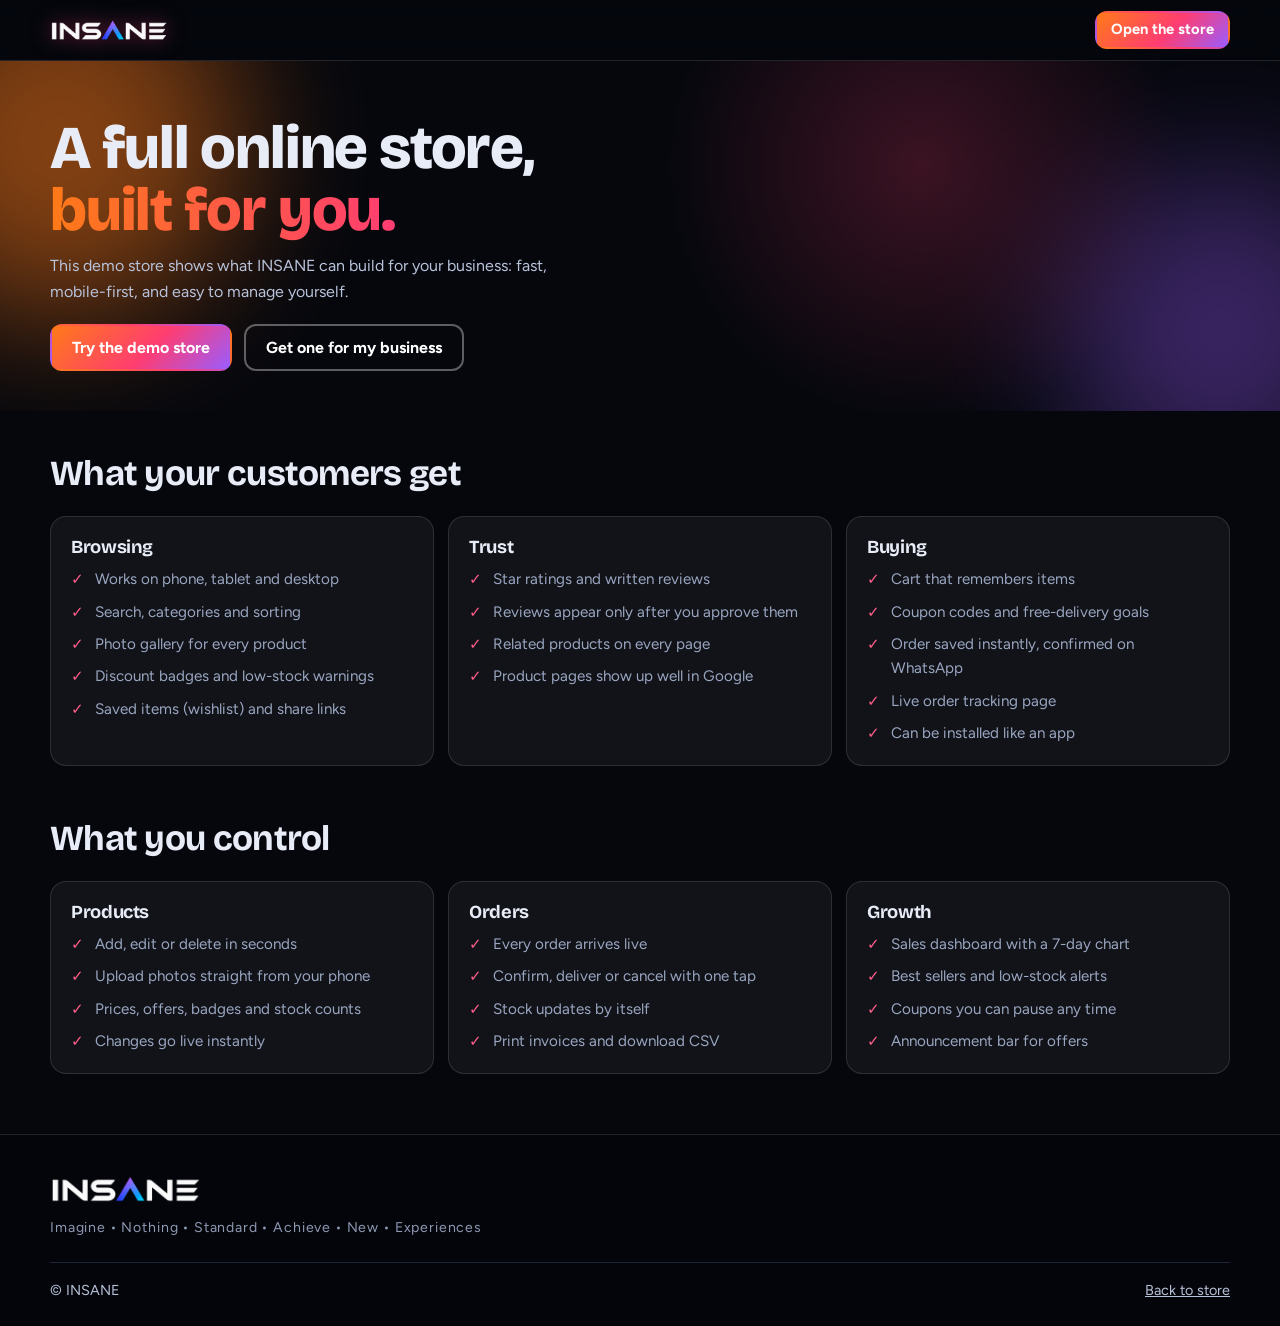
<file: features.html>
<!DOCTYPE html>
<html lang="en">
<head>
<meta charset="utf-8">
<meta name="viewport" content="width=device-width, initial-scale=1">
<title>Store features | INSANE</title>
<meta name="description" content="Everything a full online store can do, built by INSANE.">
<link rel="icon" type="image/png" href="icon.png">
<link rel="preconnect" href="https://fonts.googleapis.com">
<link rel="preconnect" href="https://fonts.gstatic.com" crossorigin>
<link href="https://fonts.googleapis.com/css2?family=Bricolage+Grotesque:opsz,wght@12..96,600;12..96,800&family=Figtree:wght@400;500;700&display=swap" rel="stylesheet">
<link rel="stylesheet" href="base.css">
<link rel="stylesheet" href="shop.css">
<style>
.fgrid{display:grid;gap:14px;grid-template-columns:1fr}
@media(min-width:760px){.fgrid{grid-template-columns:1fr 1fr}}
@media(min-width:1050px){.fgrid{grid-template-columns:repeat(3,1fr)}}
.fc{background:rgba(255,255,255,.05);border:1px solid var(--line);border-radius:16px;padding:20px;transition:transform .3s,border-color .3s}.fc:hover{transform:translateY(-6px);border-color:rgba(0,200,255,.5)}
.fc h3{font-size:1.15rem;margin-bottom:10px}
.fc ul{list-style:none;padding:0;display:grid;gap:8px}
.fc li{padding-left:24px;position:relative;font-size:.95rem;color:var(--mute)}
.fc li::before{content:"\2713";position:absolute;left:0;color:var(--blue);font-weight:800}
.fh{padding:44px 0 8px}.fh h2{font-size:clamp(1.5rem,5vw,2.2rem)}
.cta2{display:flex;gap:12px;flex-wrap:wrap;margin-top:20px}
.hero{padding:56px 0 40px}.hero h1{max-width:14ch;font-size:clamp(2.2rem,8vw,3.8rem)}.hero p{color:#B8C2D9;margin-top:12px;max-width:50ch}
</style>
</head>
<body>
<header><div class="wrap bar"><a class="logo" href="index.html" aria-label="INSANE Store"><img src="logo.png" alt="INSANE" width="640" height="119"></a><a class="btn sm" href="index.html">Open the store</a></div></header>
<main>
<section class="hero"><div class="orb o1"></div><div class="orb o2"></div><div class="wrap" style="position:relative;z-index:1">
  <h1>A full online store, <span class="grad">built for you.</span></h1>
  <p>This demo store shows what INSANE can build for your business: fast, mobile-first, and easy to manage yourself.</p>
  <div class="cta2"><a class="btn" href="index.html">Try the demo store</a><a class="btn ghost" href="https://wa.me/919034830336?text=Hi%2C%20I%20want%20a%20store%20like%20your%20demo" target="_blank" rel="noopener">Get one for my business</a></div>
</div></section>
<section class="wrap fh"><h2>What your customers get</h2></section>
<section class="wrap" style="padding:14px 0 10px"><div class="fgrid">
  <div class="fc"><h3>Browsing</h3><ul><li>Works on phone, tablet and desktop</li><li>Search, categories and sorting</li><li>Photo gallery for every product</li><li>Discount badges and low-stock warnings</li><li>Saved items (wishlist) and share links</li></ul></div>
  <div class="fc"><h3>Trust</h3><ul><li>Star ratings and written reviews</li><li>Reviews appear only after you approve them</li><li>Related products on every page</li><li>Product pages show up well in Google</li></ul></div>
  <div class="fc"><h3>Buying</h3><ul><li>Cart that remembers items</li><li>Coupon codes and free-delivery goals</li><li>Order saved instantly, confirmed on WhatsApp</li><li>Live order tracking page</li><li>Can be installed like an app</li></ul></div>
</div></section>
<section class="wrap fh"><h2>What you control</h2></section>
<section class="wrap" style="padding:14px 0 60px"><div class="fgrid">
  <div class="fc"><h3>Products</h3><ul><li>Add, edit or delete in seconds</li><li>Upload photos straight from your phone</li><li>Prices, offers, badges and stock counts</li><li>Changes go live instantly</li></ul></div>
  <div class="fc"><h3>Orders</h3><ul><li>Every order arrives live</li><li>Confirm, deliver or cancel with one tap</li><li>Stock updates by itself</li><li>Print invoices and download CSV</li></ul></div>
  <div class="fc"><h3>Growth</h3><ul><li>Sales dashboard with a 7-day chart</li><li>Best sellers and low-stock alerts</li><li>Coupons you can pause any time</li><li>Announcement bar for offers</li></ul></div>
</div></section>
</main>
<footer><div class="wrap"><img class="flogo" src="logo.png" alt="INSANE" width="640" height="119"><p class="acro">Imagine &bull; Nothing &bull; Standard &bull; Achieve &bull; New &bull; Experiences</p><div class="foot"><span>&copy; INSANE</span><a href="index.html">Back to store</a></div></div></footer>
</body>
</html>
</file>
<file: base.css>
*{box-sizing:border-box;margin:0}
:root{--ink:#05070D;--paper:#F4F6FB;--line:#DDE3EF;--mute:#566178;--blue:#3355FF;--violet:#9B5CFF;--cyan:#00C8FF;--sun:#FFB703;--grad:linear-gradient(135deg,#9B5CFF,#3355FF 55%,#00C8FF)}
html{-webkit-text-size-adjust:100%}
body{font:400 1rem/1.6 Figtree,system-ui,sans-serif;color:var(--ink);background:var(--paper);overflow-x:hidden;overflow-x:clip}
body.lock{overflow:hidden}
h1,h2,h3{font-family:"Bricolage Grotesque",Figtree,system-ui,sans-serif;line-height:1.1;letter-spacing:-.02em}
a{color:inherit}img{max-width:100%}
:focus-visible{outline:3px solid var(--cyan);outline-offset:3px}
[hidden]{display:none!important}
.btn{display:inline-flex;align-items:center;justify-content:center;background:var(--grad);color:#fff;padding:12px 20px;border-radius:12px;text-decoration:none;border:2px solid transparent;cursor:pointer;font:inherit;font-weight:700;text-align:center;line-height:1.2}
.btn:hover{filter:brightness(1.12)}
.btn:disabled{opacity:.5;cursor:not-allowed;filter:none}
.btn.ghost{background:transparent;color:var(--ink);border-color:var(--ink)}
.btn.ghost:hover{background:var(--ink);color:#fff;filter:none}
.btn.sm{padding:8px 14px;font-size:.92rem}
label.f{display:grid;gap:6px;font-weight:700;font-size:.95rem}
.f input,.f select,.f textarea{font:inherit;font-weight:400;padding:11px 12px;border:2px solid var(--line);border-radius:10px;background:var(--paper);width:100%;color:var(--ink)}
.f input:focus,.f select:focus,.f textarea:focus{outline:none;border-color:var(--blue)}
</file>
<file: shop.css>
/* Colour themes: the active one is chosen in the admin panel (Settings) */
:root,html[data-theme=sunset]{--g1:#FF7A18;--g2:#FF3D71;--g3:#9B5CFF;--cyan:#FFC233;--blue:#FF5C8A;--glow:255 61 113;--glow2:255 194 51;--glow3:255 122 24;--btx:#fff}
html[data-theme=neon]{--g1:#9B5CFF;--g2:#3355FF;--g3:#00C8FF;--cyan:#00C8FF;--blue:#3355FF;--glow:51 85 255;--glow2:0 200 255;--glow3:155 92 255;--btx:#fff}
html[data-theme=emerald]{--g1:#00D68F;--g2:#00B4D8;--g3:#3355FF;--cyan:#3DFFB0;--blue:#00B4D8;--glow:0 180 216;--glow2:61 255 176;--glow3:0 214 143;--btx:#04140E}
html[data-theme=gold]{--g1:#F5C542;--g2:#F08A24;--g3:#E0562C;--cyan:#FFD97A;--blue:#F08A24;--glow:240 138 36;--glow2:255 217 122;--glow3:245 197 66;--btx:#1B1200}
html[data-theme=ocean]{--g1:#00C6FF;--g2:#0072FF;--g3:#7B2FF7;--cyan:#5CE1FF;--blue:#0072FF;--glow:0 114 255;--glow2:92 225 255;--glow3:123 47 247;--btx:#fff}
:root{--grad:linear-gradient(135deg,var(--g1),var(--g2) 55%,var(--g3))}
:root{--mute:#9AA6C0;--line:rgba(255,255,255,.12);--paper:#0B1020;--tx:#E8ECF7}
body{background:#05070D;color:var(--tx)}
.wrap{width:min(1180px,100% - 32px);margin-inline:auto}
.btn{position:relative;overflow:hidden;color:var(--btx)}
.btn::before{content:"";position:absolute;top:0;left:-120%;width:55%;height:100%;background:linear-gradient(100deg,transparent,rgba(255,255,255,.38),transparent);transform:skewX(-20deg);transition:left .6s}
.btn:hover::before{left:140%}
.btn.ghost{color:#fff;border-color:rgba(255,255,255,.35)}
button,a,input,select,textarea,summary{touch-action:manipulation}
.btn.ghost:hover{background:#fff;color:#05070D}
.f input,.f select,.f textarea{background:rgba(255,255,255,.06);color:#fff;border-color:var(--line)}
.f input::placeholder,.f textarea::placeholder{color:#7C88A5}
.grad{background:linear-gradient(90deg,var(--g1),var(--g2),var(--g3),var(--g1));background-size:300% 100%;-webkit-background-clip:text;background-clip:text;color:transparent;animation:shine 7s linear infinite}

/* Intro, progress, announcement */
.splash{position:fixed;inset:0;background:#05070D;z-index:200;display:grid;place-items:center;animation:out .5s ease 1.15s forwards}
.splash img{width:min(300px,70vw);animation:logoin 1.1s cubic-bezier(.2,.8,.2,1) both;filter:drop-shadow(0 0 24px rgb(var(--glow) / .7))}
.sp{position:fixed;top:0;left:0;right:0;height:3px;background:linear-gradient(90deg,var(--g1),var(--g2),var(--g3));transform-origin:0 50%;transform:scaleX(0);z-index:150}
.ann{background:linear-gradient(90deg,var(--g1),var(--g2),var(--g3));color:var(--btx);text-align:center;font-weight:700;font-size:.88rem;padding:7px 16px}

/* Header */
header{position:sticky;top:0;z-index:30;background:rgba(5,7,13,.78);backdrop-filter:blur(14px);border-bottom:1px solid var(--line)}
.bar{display:flex;align-items:center;justify-content:space-between;height:60px}
.logo img{height:22px;width:auto;display:block;filter:drop-shadow(0 0 10px rgb(var(--glow) / .5))}
.hbtns{display:flex;gap:8px}
.cartbtn{position:relative;background:rgba(255,255,255,.08);border:1px solid var(--line);border-radius:12px;width:44px;height:44px;display:grid;place-items:center;cursor:pointer;color:#fff;transition:background .2s}
.cartbtn:hover{background:rgba(255,255,255,.18)}
.cartbtn svg{width:23px;height:23px;stroke:currentColor;fill:none;stroke-width:2;stroke-linecap:round;stroke-linejoin:round}
.cartbtn.bump{animation:bump .5s}
.cn{position:absolute;top:-6px;right:-6px;min-width:20px;height:20px;padding:0 5px;border-radius:99px;background:#FF3D71;color:#fff;font-size:.75rem;font-weight:700;display:grid;place-items:center}

/* Hero */
.hero{position:relative;overflow:hidden;padding:36px 0 30px;background:#05070D}
.hero::after{content:"";position:absolute;inset:0;background:radial-gradient(420px circle at var(--mx,72%) var(--my,30%),rgb(var(--glow) / .22),transparent 62%);pointer-events:none}
.orb{position:absolute;border-radius:50%;filter:blur(70px);opacity:.5;animation:float 14s ease-in-out infinite;pointer-events:none}
.o1{width:360px;height:360px;background:var(--g1);left:-120px;top:-100px}
.o2{width:320px;height:320px;background:var(--g3);right:-100px;bottom:-80px;animation-delay:-6s;opacity:.35}
.hg{position:relative;z-index:1;display:grid;gap:12px;align-items:center}
@media(min-width:900px){.hg{grid-template-columns:1fr 1fr;gap:24px}.hero{padding:56px 0 40px}}
.hero h1{font-size:clamp(2.3rem,9vw,4.4rem);font-weight:800;max-width:11ch;line-height:1.02}
.split .w{display:inline-block;animation:rise .9s cubic-bezier(.2,.8,.2,1) both;animation-delay:calc(var(--t0,1.1s) + var(--i) * .13s)}
.sub{color:#B8C2D9;margin:14px 0 18px;max-width:40ch;animation:fade .8s ease calc(var(--t0,1.1s) + .4s) both}
.search{width:100%;max-width:480px;font:inherit;padding:13px 16px;border-radius:14px;border:1px solid rgba(255,255,255,.22);background:rgba(255,255,255,.08);backdrop-filter:blur(8px);color:#fff;animation:fade .8s ease calc(var(--t0,1.1s) + .5s) both}
.search::placeholder{color:#8E9AB6}
.search:focus{outline:none;border-color:var(--cyan);box-shadow:0 0 0 4px rgb(var(--glow2) / .15)}
.cta{display:flex;gap:10px;flex-wrap:wrap;margin-top:16px;animation:fade .8s ease calc(var(--t0,1.1s) + .6s) both}

.stage3d{position:relative;height:262px;perspective:1000px;touch-action:pan-y;cursor:grab;display:grid;place-items:center;--cw:124px;user-select:none;animation:fade 1s ease calc(var(--t0,1.1s) + .5s) both}
.stage3d:active{cursor:grabbing}
.stage3d[hidden]{display:none}
.ring{position:relative;width:var(--cw);height:calc(var(--cw) * 1.32);transform-style:preserve-3d;margin-top:-26px}
.rc{position:absolute;inset:0;border-radius:16px;overflow:hidden;border:1px solid rgba(255,255,255,.2);background:#0E1426;backface-visibility:hidden;cursor:pointer;display:flex;flex-direction:column;padding:0;color:#fff;font:inherit;text-align:left;box-shadow:0 18px 44px rgba(0,0,0,.55),0 0 28px rgb(var(--glow) / .3)}
.rc img,.rc .ph{width:100%;flex:1;min-height:0;object-fit:cover;display:block;font-size:2.2rem}
.rc .ph{display:grid;place-items:center}
.rn{display:block;padding:7px 9px 0;font-size:.78rem;font-weight:600;white-space:nowrap;overflow:hidden;text-overflow:ellipsis}
.rc b{padding:0 9px 8px;font-size:.88rem;color:var(--cyan)}
.floor{position:absolute;left:50%;bottom:4%;width:min(520px,125%);height:190px;transform:translateX(-50%) rotateX(74deg);background:repeating-linear-gradient(90deg,rgb(var(--glow2) / .42) 0 1px,transparent 1px 38px),repeating-linear-gradient(0deg,rgb(var(--glow3) / .42) 0 1px,transparent 1px 38px);-webkit-mask-image:radial-gradient(closest-side,#000 30%,transparent);mask-image:radial-gradient(closest-side,#000 30%,transparent);animation:grid 2.5s linear infinite;pointer-events:none}
@media(min-width:900px){.stage3d{height:410px;--cw:166px}}

/* Marquee and trust */
.mq{overflow:hidden;border-block:1px solid var(--line);background:rgba(255,255,255,.03);padding:12px 0}
.mqt{display:flex;width:max-content;gap:26px;white-space:nowrap;font:700 .9rem Figtree,sans-serif;letter-spacing:.2em;text-transform:uppercase;color:#C9D2E8;animation:mq 32s linear infinite}
.mqt i{color:var(--cyan);font-style:normal}
.mq:hover .mqt{animation-play-state:paused}
.trust{display:grid;grid-template-columns:repeat(3,1fr);gap:10px;padding:22px 0 6px}
.trust div{display:flex;flex-direction:column;align-items:center;gap:6px;text-align:center;background:rgba(255,255,255,.04);border:1px solid var(--line);border-radius:14px;padding:12px 6px;font-weight:700;font-size:.8rem}
.trust svg{width:24px;height:24px;stroke:var(--cyan);fill:none;stroke-width:2;stroke-linecap:round;stroke-linejoin:round}
@media(min-width:700px){.trust div{flex-direction:row;justify-content:center;gap:12px;font-size:.95rem;padding:16px}}

/* Shop */
.shop{padding:26px 0 40px}
.sh{font-size:clamp(1.6rem,5.5vw,2.3rem);font-weight:800;margin-bottom:14px}
.toolbar{display:flex;gap:12px;align-items:center;justify-content:space-between;flex-wrap:wrap}
.cats{display:flex;gap:8px;overflow-x:auto;padding-bottom:4px;max-width:100%;scrollbar-width:thin}
.chip{flex:none;font:inherit;font-weight:700;font-size:.9rem;padding:7px 15px;border-radius:99px;border:1px solid var(--line);background:rgba(255,255,255,.06);color:var(--tx);cursor:pointer;transition:all .2s}
.chip:hover{border-color:var(--cyan)}
.chip.on{background:var(--grad);border-color:transparent;color:var(--btx)}
.sort{display:flex;align-items:center;gap:8px;font-weight:700;font-size:.9rem}
.sort select{font:inherit;font-weight:500;padding:7px 10px;border:1px solid var(--line);border-radius:10px;background:#0E1426;color:#fff}
.count{color:var(--mute);font-size:.9rem;margin:14px 0 10px}
.grid{display:grid;grid-template-columns:repeat(2,1fr);gap:12px}
.grid>*{min-width:0}
@media(min-width:700px){.grid{grid-template-columns:repeat(3,1fr);gap:18px}}
@media(min-width:1000px){.grid{grid-template-columns:repeat(4,1fr)}}
.empty{grid-column:1/-1;background:rgba(255,255,255,.04);border:1px solid var(--line);border-radius:14px;padding:28px;text-align:center;color:var(--mute)}
.pc{position:relative;background:rgba(255,255,255,.05);border:1px solid var(--line);border-radius:16px;overflow:hidden;display:flex;flex-direction:column;transform:perspective(800px) rotateX(var(--rx,0deg)) rotateY(var(--ry,0deg));transition:transform .2s ease,box-shadow .3s,border-color .3s,opacity .6s ease,translate .6s cubic-bezier(.2,.8,.2,1)}
.pc.tilt{box-shadow:0 18px 40px rgba(0,0,0,.5),0 0 30px rgb(var(--glow) / .25);border-color:rgb(var(--glow2) / .5)}
.pc::after{content:"";position:absolute;inset:0;pointer-events:none;background:radial-gradient(260px circle at var(--gx,50%) var(--gy,0%),rgba(255,255,255,.15),transparent 60%);opacity:0;transition:opacity .3s}
.pc.tilt::after{opacity:1}
.js #grid .pc:not(.in){opacity:0;translate:0 28px}
.pw{position:relative}
.pimg{position:relative;display:block;width:100%;aspect-ratio:1;border:0;padding:0;background:#111833;cursor:pointer;overflow:hidden}
.pimg img{width:100%;height:100%;object-fit:cover;display:block;transition:transform .7s cubic-bezier(.2,.8,.2,1)}
.pc:hover .pimg img{transform:scale(1.08)}
.ph{width:100%;height:100%;display:grid;place-items:center;color:rgba(255,255,255,.92);font:800 3rem "Bricolage Grotesque",sans-serif}
.tags{position:absolute;top:8px;left:8px;display:flex;flex-direction:column;align-items:flex-start;gap:4px}
.oos,.off,.bdg{font-size:.75rem;font-weight:700;padding:2px 9px;border-radius:99px}
.oos{background:rgba(5,7,13,.8);color:#fff}
.off{background:#FF3D71;color:#fff}
.bdg{background:var(--cyan);color:#05070D}
.heart{position:absolute;top:8px;right:8px;width:36px;height:36px;border-radius:50%;border:0;background:rgba(5,7,13,.6);backdrop-filter:blur(4px);color:#fff;font-size:1.15rem;cursor:pointer;display:grid;place-items:center;transition:transform .2s}
.heart:hover{transform:scale(1.15)}
.heart.on{color:#FF4D6D}
.pb{padding:10px 12px 12px;display:flex;flex-direction:column;gap:6px;flex:1}
.pb h3{font-size:.98rem;line-height:1.25;font-weight:600}
.lnk{all:unset;cursor:pointer;overflow-wrap:anywhere}
.lnk:focus-visible{outline:3px solid var(--cyan)}
.rt{display:flex;gap:6px;align-items:center;font-size:.85rem;color:var(--mute)}
.st{color:#FFC233;letter-spacing:1px}
.pr{display:flex;align-items:baseline;flex-wrap:wrap}
.pr b{font-size:1.1rem}
.pr s{color:var(--mute);margin-left:8px;font-size:.88rem}
.low{color:#FF7A93;font-weight:700;font-size:.8rem}
.add{margin-top:auto;width:100%}
.sk{pointer-events:none}
.sk .pimg,.sk .l{background:linear-gradient(100deg,rgba(255,255,255,.05) 30%,rgba(255,255,255,.14) 50%,rgba(255,255,255,.05) 70%);background-size:200% 100%;animation:sh 1.3s linear infinite}
.sk .l{height:12px;border-radius:6px}.sk .w1{width:80%}.sk .w2{width:45%}
.rec{padding-bottom:50px}
.rel{display:grid;grid-auto-flow:column;grid-auto-columns:158px;gap:12px;overflow-x:auto;padding-bottom:8px}
.rel .pc{min-width:0}

/* Modal */
.ov{position:fixed;inset:0;background:rgba(3,5,10,.72);backdrop-filter:blur(8px);z-index:40;display:flex;align-items:flex-end;justify-content:center;animation:fade .25s ease}
.sheet{position:relative;background:linear-gradient(180deg,#0E1426,#090D1A);color:var(--tx);border:1px solid var(--line);width:100%;max-height:92vh;overflow:auto;border-radius:22px 22px 0 0;padding:16px 16px 28px;animation:up .4s cubic-bezier(.2,.8,.2,1)}
.x{background:rgba(255,255,255,.1);border:0;border-radius:50%;width:38px;height:38px;font-size:1.5rem;line-height:1;cursor:pointer;color:#fff;flex:none}
.x:hover{background:rgba(255,255,255,.22)}
.sheet>.x{position:sticky;top:0;float:right;z-index:2}
.pd{display:grid;gap:18px}
.gal{overflow:hidden;border-radius:16px}
.gal .main{width:100%;aspect-ratio:1;object-fit:cover;display:block;background:#111833;transition:transform .35s ease}
.gal .main.phm{display:grid;place-items:center;font:800 5rem "Bricolage Grotesque",sans-serif;color:#fff}
.gal .main.zoom{transform:scale(1.7)}
.thumbs{display:flex;gap:8px;margin-top:8px;overflow-x:auto}
.thumbs button{flex:none;width:60px;height:60px;border:2px solid transparent;border-radius:10px;padding:0;overflow:hidden;cursor:pointer;background:#111833}
.thumbs button.on{border-color:var(--cyan)}
.thumbs img{width:100%;height:100%;object-fit:cover;display:block}
.info h2{font-size:1.7rem;margin:6px 0}
.tagrow{display:flex;gap:6px;flex-wrap:wrap}
.cat{display:inline-block;background:rgb(var(--glow) / .25);color:#B9C6FF;font-weight:700;font-size:.8rem;padding:2px 10px;border-radius:99px}
.cat.hot{background:var(--cyan);color:#05070D}
.big{font:800 1.9rem "Bricolage Grotesque",sans-serif;margin:10px 0}
.big s{font:500 1rem Figtree,sans-serif;color:var(--mute);margin-left:8px}
.desc{white-space:pre-line;color:#B8C2D9;margin:10px 0 16px;overflow-wrap:anywhere}
.buy{display:flex;gap:10px;flex-wrap:wrap;align-items:center}
.row2{display:flex;gap:8px;margin-top:12px;flex-wrap:wrap}
.qty{display:flex;align-items:center;border:1px solid var(--line);border-radius:12px}
.qty button{background:none;border:0;width:38px;height:40px;font-size:1.2rem;cursor:pointer;color:#fff}
.qty span{min-width:28px;text-align:center;font-weight:700}
.stock{font-weight:700;font-size:.9rem}.stock.in{color:#3DDC97}.stock.out{color:#FF7A93}
.revs{margin-top:26px;border-top:1px solid var(--line);padding-top:18px}
.revs h3{font-size:1.25rem;margin-bottom:10px}
.rv{border:1px solid var(--line);background:rgba(255,255,255,.04);border-radius:12px;padding:12px;margin-bottom:10px}
.rv b{margin-right:8px}.rv small{color:var(--mute)}
.rv p{margin-top:6px;overflow-wrap:anywhere;white-space:pre-wrap}
.rform{display:grid;gap:12px;background:rgba(255,255,255,.05);border-radius:14px;padding:14px;margin-top:14px}
.rform h4{font:700 1.05rem Figtree,sans-serif}
.pick{display:flex;gap:4px}
.pick button{background:none;border:0;font-size:1.9rem;line-height:1;cursor:pointer;color:rgba(255,255,255,.22);padding:2px;transition:transform .15s}
.pick button:hover{transform:scale(1.2)}
.pick button.on{color:#FFC233}
.msg{font-size:.95rem;color:var(--mute)}
@media(min-width:800px){
  .ov{align-items:center}
  .sheet{width:min(940px,94vw);border-radius:22px;padding:24px}
  .pd{grid-template-columns:1fr 1fr;gap:28px}
}

/* Cart drawer */
.drawer{position:fixed;top:0;right:0;bottom:0;width:min(440px,100%);background:#0A0F1D;border-left:1px solid var(--line);color:var(--tx);z-index:50;transform:translateX(100%);visibility:hidden;transition:transform .35s cubic-bezier(.2,.8,.2,1),visibility .35s;display:flex;flex-direction:column}
.drawer.open{transform:none;visibility:visible}
.dhead{display:flex;justify-content:space-between;align-items:center;padding:14px 16px;border-bottom:1px solid var(--line)}
.dhead h2{font-size:1.4rem}
.dbody{flex:1;overflow:auto;padding:16px}
.ci{display:grid;grid-template-columns:60px 1fr auto;gap:12px;align-items:center;padding:10px 0;border-bottom:1px solid var(--line)}
.ci .t{width:60px;height:60px;border-radius:10px;overflow:hidden;background:#111833}
.ci .t img,.ci .t .ph{width:100%;height:100%;object-fit:cover;font-size:1.4rem}
.ci h4{font:600 .95rem Figtree,sans-serif;overflow-wrap:anywhere}
.ci small{color:var(--mute)}
.ci .qty{margin-top:6px;width:max-content}.ci .qty button{width:32px;height:34px}
.ci .rm{background:none;border:0;color:#FF7A93;font:inherit;font-size:.85rem;cursor:pointer;text-decoration:underline}
.ci .lt{font-weight:700;text-align:right}
.free{background:rgb(var(--glow) / .2);color:#B9C6FF;font-weight:700;font-size:.9rem;border-radius:10px;padding:8px 12px;margin-top:12px}
.cpn{margin:14px 0 4px}
.crow{display:flex;gap:8px}
.crow input{flex:1;min-width:0;font:inherit;padding:10px 12px;border:1px solid var(--line);border-radius:10px;background:rgba(255,255,255,.06);color:#fff;text-transform:uppercase}
.crow input:focus{outline:none;border-color:var(--cyan)}
.sum{border-top:1px solid var(--line);margin-top:12px;padding-top:8px}
.ln{display:flex;justify-content:space-between;padding:4px 0;color:var(--mute)}
.ln.disc{color:#3DDC97;font-weight:700}
.total{display:flex;justify-content:space-between;font:800 1.3rem "Bricolage Grotesque",sans-serif;padding:10px 0 14px}
.co{display:grid;gap:12px}
.okbox{text-align:center;display:grid;gap:12px;padding:20px 4px}
.okbox h3{font-size:1.5rem}
.oid{color:var(--mute);overflow-wrap:anywhere;font-family:ui-monospace,monospace}
.th{font-size:1.5rem;margin-bottom:12px}
.tres{display:grid;gap:12px;margin-top:16px}
.tc{border:1px solid var(--line);background:rgba(255,255,255,.04);border-radius:14px;padding:14px}
.tch{display:flex;justify-content:space-between;gap:8px;flex-wrap:wrap;margin-bottom:12px}
.tch small{color:var(--mute)}
.ts{display:grid;grid-template-columns:repeat(3,1fr);gap:6px}
.ts span{text-align:center;font-size:.85rem;font-weight:700;padding:8px 4px;border-radius:10px;background:rgba(255,255,255,.07);color:var(--mute)}
.ts span.on{background:var(--grad);color:var(--btx)}
.canc{color:#FF7A93;font-weight:700}

/* Floating bits */
#toast{position:fixed;left:50%;bottom:84px;transform:translateX(-50%);background:#fff;color:#05070D;font-weight:700;padding:10px 18px;border-radius:12px;z-index:90;max-width:92vw;text-align:center;box-shadow:0 10px 30px rgba(0,0,0,.4)}
.wa-float{position:fixed;right:16px;bottom:16px;width:56px;height:56px;border-radius:50%;background:#25D366;display:grid;place-items:center;box-shadow:0 6px 18px rgba(0,0,0,.4);z-index:35}
.wa-float::before{content:"";position:absolute;inset:0;border-radius:50%;border:2px solid #25D366;animation:pulse 2.2s ease-out infinite}
.wa-float svg{width:28px;height:28px}
.totop{position:fixed;left:16px;bottom:16px;width:44px;height:44px;border-radius:50%;background:rgba(255,255,255,.12);backdrop-filter:blur(8px);border:1px solid var(--line);color:#fff;display:grid;place-items:center;cursor:pointer;opacity:0;translate:0 14px;pointer-events:none;transition:opacity .3s,translate .3s;z-index:35}
.totop.show{opacity:1;translate:0 0;pointer-events:auto}
.totop svg{width:22px;height:22px;stroke:currentColor;fill:none;stroke-width:2.2;stroke-linecap:round;stroke-linejoin:round}
footer{background:#03050A;border-top:1px solid var(--line);color:#B8C2D9;padding:40px 0 24px}
.flogo{height:28px;width:auto;display:block;margin-bottom:14px}
.acro{font-size:.88rem;letter-spacing:.06em;color:#8E99B3;margin-bottom:22px}
.foot{display:flex;flex-wrap:wrap;justify-content:space-between;gap:8px;border-top:1px solid #1B2438;padding-top:16px;font-size:.9rem}
@media(max-width:600px){.pb{padding:9px 10px 11px}.pb h3{font-size:.92rem}.add{padding:9px 8px;font-size:.9rem}.sort span{display:none}}

/* Animations */
@keyframes shine{to{background-position:300% 0}}
@keyframes rise{from{opacity:0;transform:translateY(40px) rotateX(-50deg)}to{opacity:1;transform:none}}
@keyframes fade{from{opacity:0}to{opacity:1}}
@keyframes up{from{opacity:0;transform:translateY(40px) scale(.97)}to{opacity:1;transform:none}}
@keyframes out{to{opacity:0;visibility:hidden}}
@keyframes logoin{from{opacity:0;transform:scale(.7) rotateX(60deg)}60%{opacity:1}to{opacity:1;transform:none}}
@keyframes float{0%,100%{transform:translate(0,0)}50%{transform:translate(50px,40px)}}
@keyframes grid{to{background-position:0 38px,0 38px}}
@keyframes mq{to{transform:translateX(-50%)}}
@keyframes sh{to{background-position:-200% 0}}
@keyframes bump{30%{transform:scale(1.25) rotate(-8deg)}60%{transform:scale(.95)}}
@keyframes pulse{from{transform:scale(1);opacity:.7}to{transform:scale(1.7);opacity:0}}
@media(prefers-reduced-motion:reduce){
  *,*::before,*::after{animation:none!important;transition:none!important}
  .splash{display:none}.js #grid .pc:not(.in){opacity:1;translate:none}
}

.ns{--t0:.05s}.ns .splash{display:none}
.vb svg{width:23px;height:23px}

/* Store location */
.loc{padding:10px 0 50px;content-visibility:auto;contain-intrinsic-size:auto 560px}
.lg{display:grid;gap:16px}
@media(min-width:860px){.lg{grid-template-columns:1fr 1.25fr}}
.lc{background:rgba(255,255,255,.05);border:1px solid var(--line);border-radius:18px;padding:18px;display:grid;gap:16px;align-content:start}
.lrow{display:flex;gap:12px}
.lrow svg{flex:none;width:24px;height:24px;stroke:var(--cyan);fill:none;stroke-width:2;stroke-linecap:round;stroke-linejoin:round;margin-top:2px}
.lrow b{display:block}
.lrow p,.lrow a{color:#B8C2D9;white-space:pre-line;overflow-wrap:anywhere}
.lbtns{display:flex;gap:10px;flex-wrap:wrap}
.map{border-radius:18px;overflow:hidden;border:1px solid var(--line);min-height:300px;background:#0E1426}
.map iframe{width:100%;height:100%;min-height:320px;border:0;display:block;filter:invert(.9) hue-rotate(180deg) contrast(.92) saturate(.8)}
.opnow{display:inline-flex;align-items:center;gap:6px;font-weight:700;font-size:.85rem;border-radius:99px;padding:3px 12px;background:rgba(61,220,151,.15);color:#3DDC97;width:max-content}
.opnow.cl{background:rgba(255,122,147,.15);color:#FF7A93}
.faddr{color:#8E99B3;font-size:.9rem;margin:-10px 0 18px;white-space:pre-line}
.mth{display:grid;grid-template-columns:1fr 1fr;gap:8px}
.mth .chip{width:100%;text-align:center;padding:10px}
.pinfo{background:rgba(255,255,255,.05);border:1px solid var(--line);border-radius:12px;padding:12px;color:#B8C2D9;font-size:.95rem;white-space:pre-line}

/* Product sheet: sticky buy bar */
.mbuy{position:sticky;bottom:0;margin:16px -16px -28px;padding:12px 16px calc(12px + env(safe-area-inset-bottom));background:rgba(9,13,26,.96);backdrop-filter:blur(10px);border-top:1px solid var(--line);display:flex;gap:10px;align-items:center;z-index:3;flex-wrap:wrap}
.mbuy .pp{font:800 1.3rem "Bricolage Grotesque",sans-serif;margin-right:auto}
.mbuy .btn{flex:1 1 120px;padding:12px 14px}
@media(min-width:800px){.mbuy{margin:16px -24px -24px;padding:14px 24px}}

/* Mobile app layout */
.tabbar{display:none}
@media(max-width:700px){
  .hbtns .cartbtn:not(.vb){display:none}
  .tabbar{position:fixed;left:0;right:0;bottom:0;z-index:33;display:grid;grid-template-columns:repeat(4,1fr);background:rgba(7,9,15,.94);backdrop-filter:blur(14px);border-top:1px solid var(--line);padding:4px 4px calc(4px + env(safe-area-inset-bottom))}
  .tabbar button{background:none;border:0;color:var(--mute);font:600 .7rem Figtree,sans-serif;display:flex;flex-direction:column;align-items:center;gap:3px;padding:6px 0;position:relative;cursor:pointer;min-height:50px;justify-content:center}
  .tabbar svg{width:23px;height:23px;stroke:currentColor;fill:none;stroke-width:2;stroke-linecap:round;stroke-linejoin:round}
  .tabbar button:active,.tabbar button.on{color:#fff}
  .tabbar .cn{top:2px;right:calc(50% - 22px)}
  body{padding-bottom:calc(66px + env(safe-area-inset-bottom))}
  .wa-float{bottom:calc(78px + env(safe-area-inset-bottom));right:12px;width:50px;height:50px}
  .totop{bottom:calc(78px + env(safe-area-inset-bottom));left:12px}
  #toast{bottom:calc(90px + env(safe-area-inset-bottom))}
  .qty button{width:44px;height:44px}.ci .qty button{width:38px;height:40px}
  .heart{width:40px;height:40px}.chip{padding:9px 16px}
  .x{width:42px;height:42px}
  .drawer{width:100%}
  .dbody{padding:14px 14px calc(24px + env(safe-area-inset-bottom))}
  .orb{filter:blur(48px)}
  .hero h1{max-width:9.5em}
}
</file>
